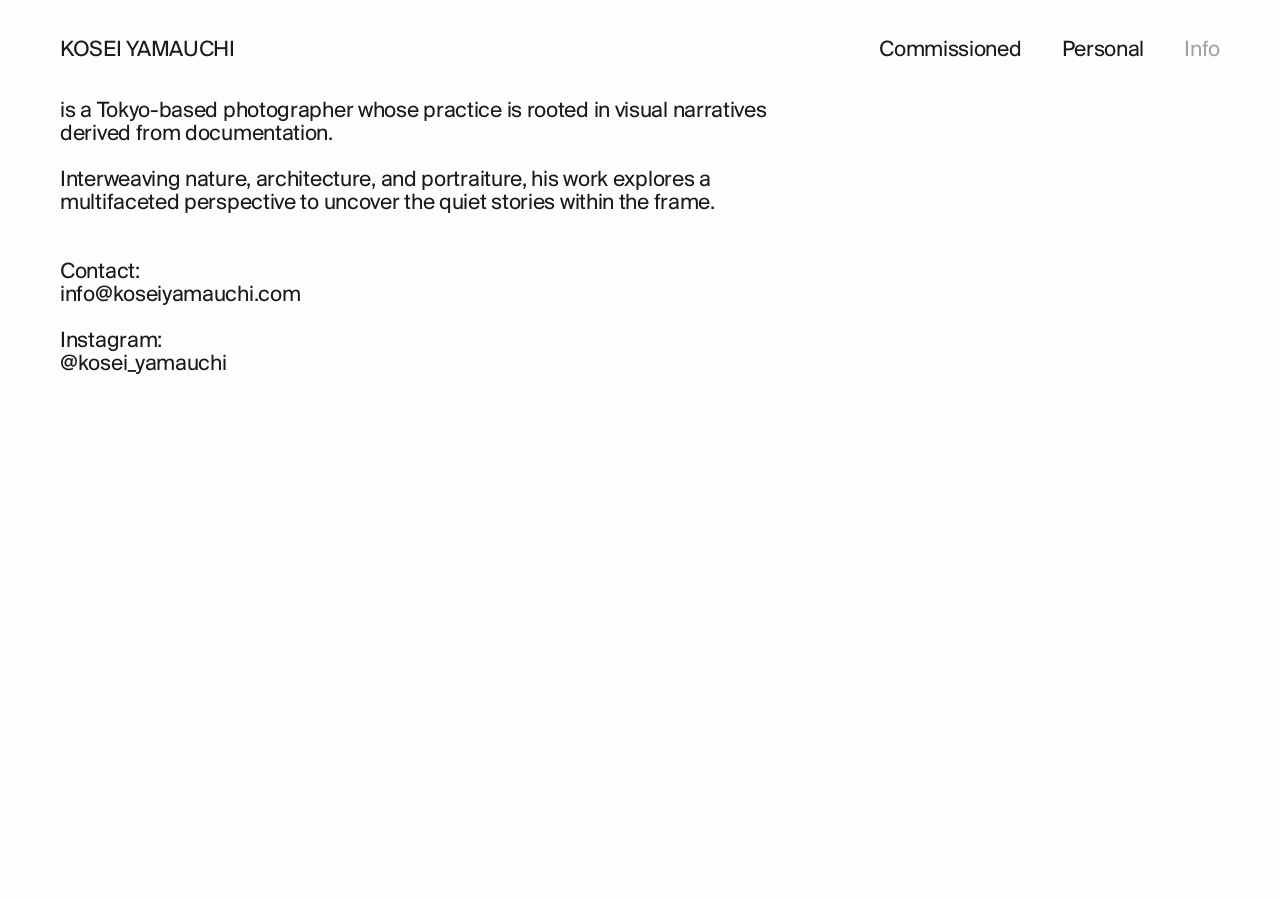
<file: info.html>
<!DOCTYPE html>
<html lang="en">
<head>
    <meta charset="UTF-8">
    <meta name="viewport" content="width=device-width, initial-scale=1.0">
    <title>Info | Kosei Yamauchi</title>
    <link rel="stylesheet" href="style.css">
</head>
<body>

    <nav class="navbar">
        <a href="index.html" class="logo">KOSEI YAMAUCHI</a>
        <ul class="nav-links">
            <li><a href="commissioned.html">Commissioned</a></li>
            <li><a href="personal.html">Personal</a></li>
            <li><a href="info.html" style="opacity:0.4;">Info</a></li>
        </ul>
    </nav>

    <main class="info-content">
        <p>is a Tokyo-based photographer whose practice is rooted in visual narratives derived from documentation.</p>
        <br>
        <p>Interweaving nature, architecture, and portraiture, his work explores a multifaceted perspective to uncover the quiet stories within the frame.</p>
        <br><br>
        <p>Contact:<br>info@koseiyamauchi.com</p>
        <br>
        <p>Instagram:<br>@kosei_yamauchi</p>
    </main>

</body>
</html>
</file>
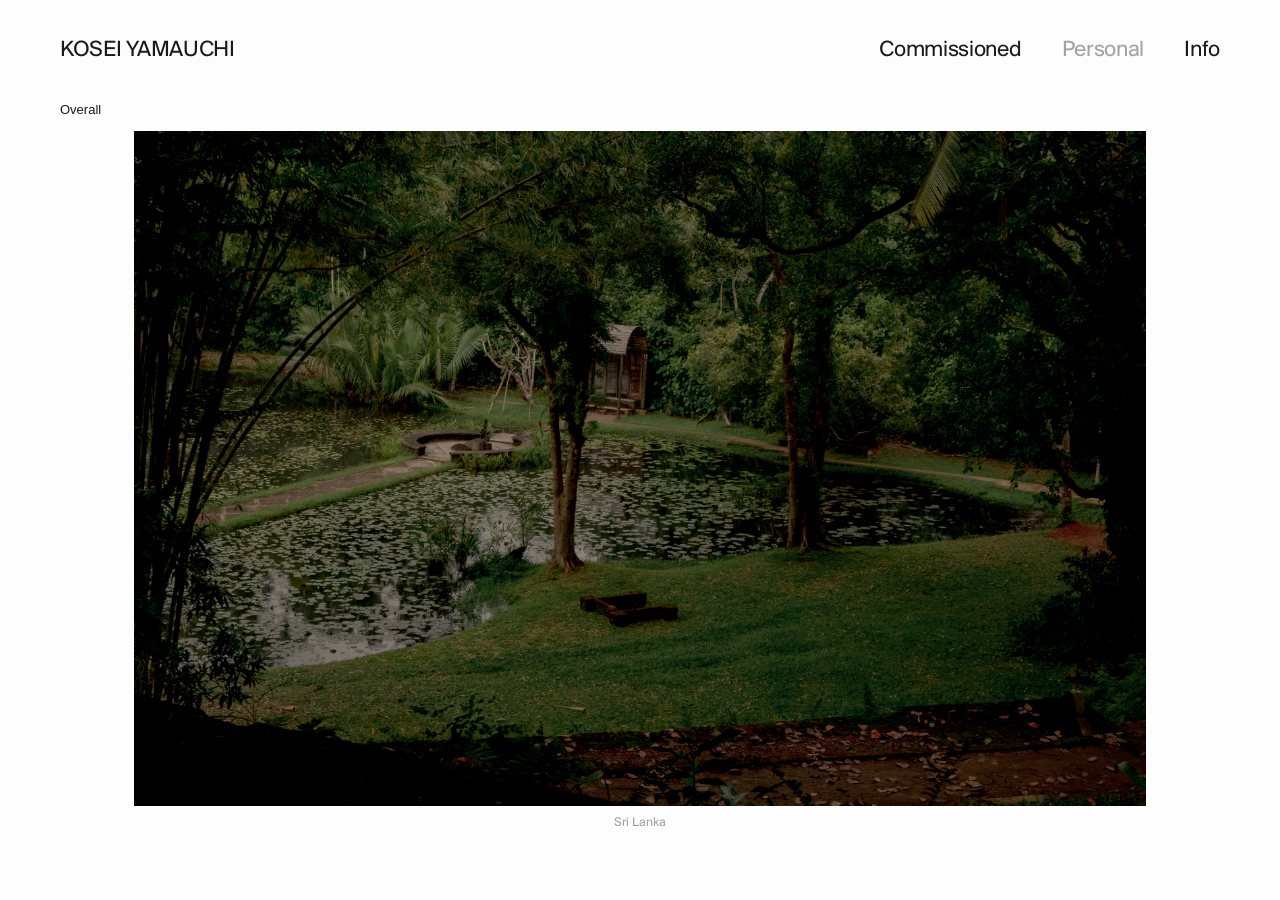
<file: personal.html>
<!DOCTYPE html>
<html lang="en">
<head>
    <meta charset="UTF-8">
    <meta name="viewport" content="width=device-width, initial-scale=1.0">
    <title>Personal | Kosei Yamauchi</title>
    <link rel="stylesheet" href="style.css">
</head>
<body>

    <nav class="navbar">
        <a href="index.html" class="logo">KOSEI YAMAUCHI</a>
        <ul class="nav-links">
            <li><a href="commissioned.html">Commissioned</a></li>
            <li><a href="personal.html" style="opacity:0.4;">Personal</a></li>
            <li><a href="info.html">Info</a></li>
        </ul>
    </nav>

    <div class="sub-nav-trigger" onclick="openOverlay('overall-overlay')">Overall</div>

    <main class="hero-container">
        <img src="images/Personal_SriLanka-3397.jpg" id="carousel-img" onclick="nextImage()">
        <p id="carousel-caption" class="caption-sub"></p>
    </main>

    <div id="overall-overlay" class="overlay-full">
        <div class="close-btn" onclick="closeOverlay('overall-overlay')">Close</div>
        <div class="grid-container">
            <img src="images/Personal_SriLanka-3397.jpg">
            <img src="images/Personal_SriLanka-2876.jpg">
            <img src="images/Germany-4653.jpg">
            <img src="images/Germany-4667.jpg">
            <img src="images/Germany-4686.jpg">
            <img src="images/Germany-4699.jpg">
            <img src="images/UK-4389.jpg">
            <img src="images/UK-4409.jpg">
            <img src="images/UK-4416.jpg">
            <img src="images/UK-4419.jpg">
            <img src="images/UK-4465.jpg">
        
            </div>
    </div>

    <script>
    // 全ての画像を { id, src, cap } の形式で統一します
    const images = [
        { id: "srilanka-1", src: "images/Personal_SriLanka-3397.jpg", cap: "Sri Lanka" },
        { id: "srilanka-2", src: "images/Personal_SriLanka-2876.jpg", cap: "Sri Lanka" },
        { id: "germany-1", src: "images/Germany-4653.jpg", cap: "Germany" },
        { id: "germany-2", src: "images/Germany-4667.jpg", cap: "Germany" },
        { id: "germany-3", src: "images/Germany-4686.jpg", cap: "Germany" },
        { id: "germany-4", src: "images/Germany-4699.jpg", cap: "Germany" },
        { id: "uk-1", src: "images/UK-4389.jpg", cap: "UK" },
        { id: "uk-2", src: "images/UK-4409.jpg", cap: "UK" },
        { id: "uk-3", src: "images/UK-4416.jpg", cap: "UK" },
        { id: "uk-4", src: "images/UK-4419.jpg", cap: "UK" },
        { id: "uk-5", src: "images/UK-4465.jpg", cap: "UK" }
    ];

    let currentIndex = 0;

    // ページ読み込み時にURLの #ハッシュ をチェック
    window.onload = () => {
        const hash = window.location.hash.replace('#', '');
        if (hash) {
            const foundIndex = images.findIndex(img => img.id === hash);
            if (foundIndex !== -1) {
                currentIndex = foundIndex;
            }
        }
        updateDisplay();
    };

    // 次の画像へ（クリックイベント用）
    function nextImage() {
        currentIndex = (currentIndex + 1) % images.length;
        updateDisplay();
    }

    // 表示を更新する共通関数
    function updateDisplay() {
    const imgElement = document.getElementById('carousel-img');
    const capElement = document.getElementById('carousel-caption');
    
    if (imgElement && images[currentIndex]) {
        // 画像を更新
        imgElement.src = images[currentIndex].src;
        
        // キャプションを更新（データがある場合のみ表示）
        if (capElement) {
            capElement.innerText = images[currentIndex].cap || ""; 
            }
        }
    }

    // ポップアップ（OVERALL）の開閉用
    function openOverlay(id) { document.getElementById(id).style.display = 'block'; }
    function closeOverlay(id) { document.getElementById(id).style.display = 'none'; }
    </script>
</body>
</html>
</file>
<file: style.css>
/* --- 1. Font Setup --- */
@font-face {
    font-family: 'Suisse BP Int\'l';
    src: url("fonts/SuisseBPIntl-Regular.otf") format('opentype');
    font-weight: 400;
}

/* --- 2. Global Reset --- */
* {
    margin: 0;
    padding: 0;
    box-sizing: border-box;
}

body {
    background-color: #fdfdfd;
    color: #1a1a1a;
    font-family: 'Suisse BP Int\'l', 'Helvetica Neue', Arial, sans-serif;
    -webkit-font-smoothing: antialiased;
    letter-spacing: -0.3px;
    line-height: 1;
    overflow: hidden; 
}

/* --- 3. Navigation (100px固定) --- */
.navbar {
    position: fixed;
    top: 0; left: 0;
    width: 100%;
    height: 100px; 
    display: flex;
    justify-content: space-between;
    align-items: center;
    padding: 0 60px;
    z-index: 3000;
    background: rgba(253, 253, 253, 0.8);
}

.logo {
    font-size: 23px;
    text-decoration: none;
    color: inherit;
    font-weight: 400;
}

.nav-links {
    display: flex;
    list-style: none;
    gap: 40px;
}

.nav-links a {
    text-decoration: none;
    color: inherit;
    font-size: 23px;
}

/* --- 4. Sub-Navigation & Info Text Start Position --- */
/* ボタンとInfoのテキスト開始位置を共通化 */
.sub-nav-trigger,
.info-content {
    position: fixed;
    top: 100px; /* Navbarの高さの直下 */
    left: 60px;
    z-index: 2000;
    line-height: 1; /* 1.6 から 1.4 に下げると、より詰まった印象になります */
    letter-spacing: -0.3px; /* ここも共通のタイト設定を維持 */
}

.sub-nav-trigger {
    font-family: 'Helvetica Neue', Arial, sans-serif;
    font-size: 13px;
    letter-spacing: 0.0em;
    cursor: pointer;
    height: 20px;
    line-height: 20px;
    display: inline-block;
    min-width: 60px;
}

.info-content {
    max-width: 800px; /* 読みやすい幅に制限 */
    font-size: 23px;
    font-weight: 300;
    line-height: 1;
    overflow-y: auto;
    height: calc(100vh - 120px); /* 画面からはみ出さないよう調整 */
    padding-right: 40px;
}

/* --- 5. Main Hero --- */
.hero-container {
    height: 100vh;
    width: 100vw;
    display: flex;
    flex-direction: column;
    justify-content: center;
    align-items: center;
    padding: 120px 60px 60px;
}

.hero-container img {
    max-height: 75vh;
    max-width: 85vw;
    object-fit: contain;
    cursor: w-resize;
}

/* キャプションのスタイル */
.caption-sub {
    margin-top: 10px;            /* 画像との間隔（適宜調整） */
    text-align: center;         /* センター揃え */
    color: #a0a0a0;             /* グレー色 */
    font-size: 13px;            /* 12pt相当 (1pt ≒ 1.33px) */
    font-weight: 500;           /* 標準の太さ */
    letter-spacing: 0px;     /* 少しだけタイトに（お好みで） */
    width: 100%;                /* 幅いっぱいに広げてセンターを維持 */
}

/* モバイル対応：画面が小さい時は文字を少し小さくしてバランスを取る */
@media (max-width: 768px) {
    .caption-sub {
        font-size: 8px;        /* スマホでは約10.5ptに落とす */
        margin-top: 8px;
    }
}

/* --- 6. Pop-up Overlays --- */
.overlay-full {
    display: none;
    position: fixed;
    top: 0; left: 0;
    width: 100%; height: 100%;
    background: rgba(253, 253, 253, 0.98);
    z-index: 4000;
    padding: 180px 60px;
    overflow-y: auto;
}

.close-btn {
    position: fixed;
    top: 100px; right: 60px;
    font-size: 12px;
    font-family: 'Helvetica Neue', Arial, sans-serif;
    cursor: pointer;
    letter-spacing: 0em;
    z-index: 4100;
}

.list-container {
    list-style: none;
    max-width: 800px;
}

.list-container li {
    padding: 10px 0;
    border-bottom: 0.5px solid #eee;
}

.list-container a {
    text-decoration: none;
    color: inherit;
    font-size: 23px;
}

.grid-container {
    display: grid;
    grid-template-columns: repeat(5, 1fr);
    gap: 10px;
}

.grid-container img {
    width: 100%;
    height: auto;
}

/* --- 7. Mobile Optimization --- */
@media (max-width: 768px) {
    body { letter-spacing: -0.3px; }
    
    .navbar { height: 80px; padding: 0 20px; }
    
    .sub-nav-trigger,
    .info-content { 
        top: 80px; 
        left: 20px; 
    }
    
    .sub-nav-trigger { font-size: 10px; }
    
    .list-container {
        max-width: 100%; /* 横幅いっぱい使う */
    }

    .list-container li {
        padding: 10px 0; /* タップしやすいように少し上下を広げる */
    }

    .list-container a {
        /* スマホの画面サイズに合わせて23pxから16px程度に縮小 */
        font-size: 15px; 
        line-height: 1;
        display: block; /* リンクの反応範囲を広げる */
        letter-spacing: -0.3px; /* スマホではタイトすぎると読みにくいので微調整 */
    }

    .info-content { 
        font-size: 15px; 
        max-width: calc(100% - 40px);
        padding-top: 20px; /* ボタンと被らないよう少し余白を */
    }

    .logo { font-size: 15px; }
    .nav-links a { font-size: 15px; }
    .nav-links { gap: 15px; }
    
    .hero-container { padding: 100px 20px 20px; }
    .hero-container img { max-height: 60vh; }
    
    .overlay-full { padding: 140px 20px; }
    .close-btn { top: 30px; right: 20px; }
    
    .grid-container { grid-template-columns: 1fr; }
}
</file>
